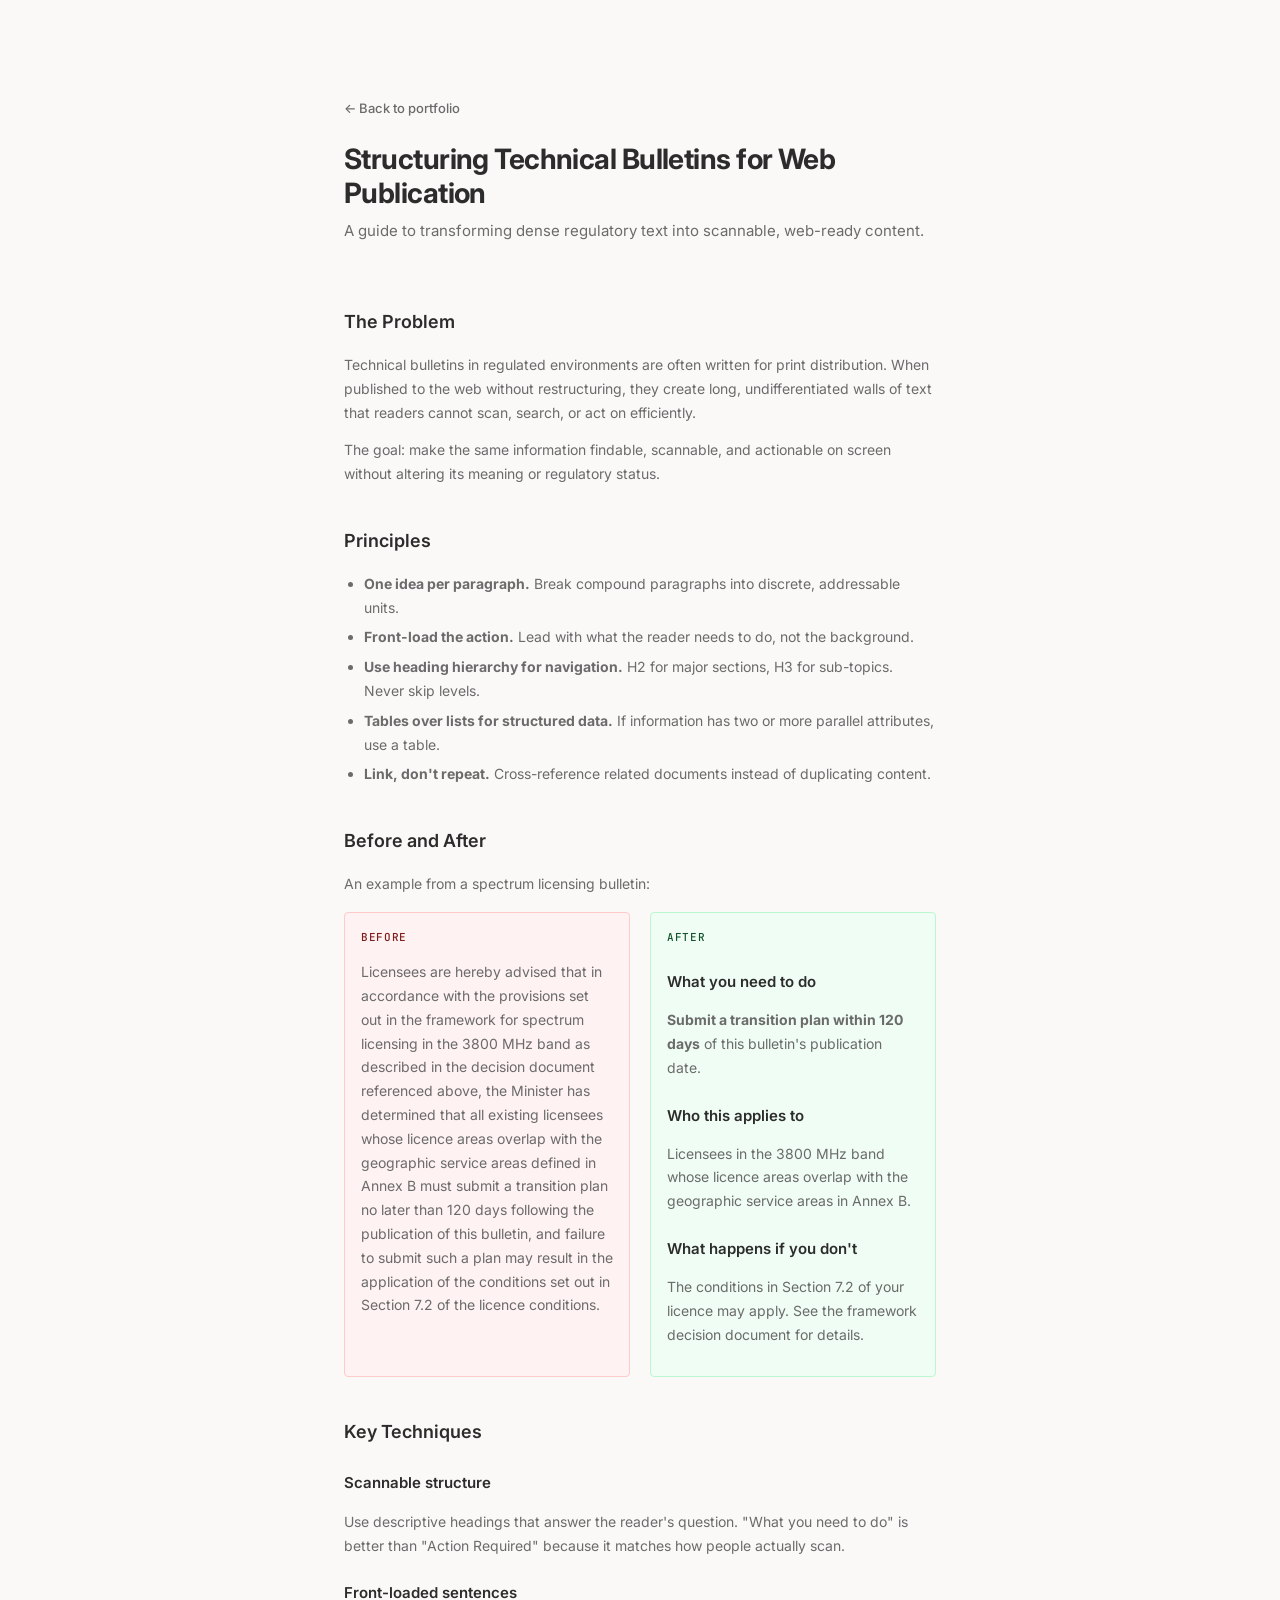
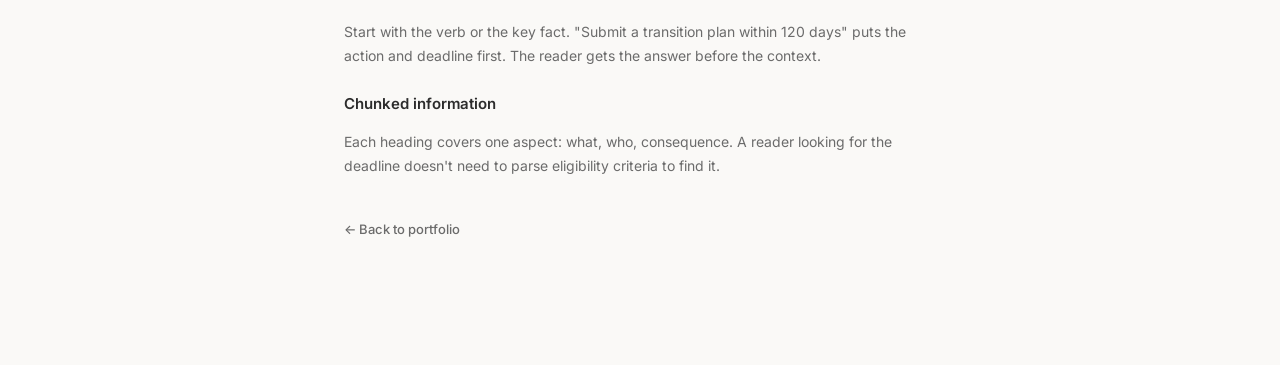
<file: writing-sample.html>
<!DOCTYPE html>
<html lang="en">
  <head>
    <meta charset="utf-8" />
    <meta name="viewport" content="width=device-width, initial-scale=1" />
    <meta name="description" content="Writing sample: Structuring technical bulletins for web publication." />
    <title>Writing Sample — Allyson Lim</title>
    <link rel="preconnect" href="https://fonts.googleapis.com" />
    <link rel="preconnect" href="https://fonts.gstatic.com" crossorigin />
    <link
      href="https://fonts.googleapis.com/css2?family=Inter:wght@300;400;500;600;700&family=JetBrains+Mono:wght@400;500&display=swap"
      rel="stylesheet"
    />
    <link rel="stylesheet" href="styles.css" />
    <style>
      .sample-header {
        padding: 96px 0 32px;
      }
      .sample-back {
        font-size: 13px;
        font-weight: 500;
        color: var(--muted);
        margin-bottom: 24px;
        display: inline-block;
      }
      .sample-back:hover { color: var(--fg); }
      .sample-title {
        font-size: 28px;
        font-weight: 700;
        line-height: 1.2;
        margin: 0 0 8px;
        letter-spacing: -0.02em;
      }
      .sample-subtitle {
        font-size: 15px;
        color: var(--muted);
        margin: 0 0 32px;
      }
      .sample-section { margin-bottom: 40px; }
      .sample-section h2 {
        font-size: 18px;
        font-weight: 600;
        margin: 0 0 16px;
        color: var(--fg);
      }
      .sample-section h3 {
        font-size: 15px;
        font-weight: 600;
        margin: 24px 0 8px;
        color: var(--fg);
      }
      .sample-section p,
      .sample-section li {
        font-size: 14px;
        line-height: 1.7;
        color: var(--muted);
      }
      .sample-section ul {
        padding-left: 20px;
        margin: 8px 0;
      }
      .sample-section li { margin-bottom: 6px; }
      .before-after {
        display: grid;
        grid-template-columns: 1fr 1fr;
        gap: 20px;
        margin: 16px 0;
      }
      .ba-panel {
        padding: 16px;
        border-radius: var(--radius);
        font-size: 13px;
        line-height: 1.6;
      }
      .ba-before {
        background: #fef2f2;
        border: 1px solid #fecaca;
        color: #7f1d1d;
      }
      .ba-after {
        background: #f0fdf4;
        border: 1px solid #bbf7d0;
        color: #14532d;
      }
      .ba-label {
        font-family: var(--mono);
        font-size: 11px;
        font-weight: 500;
        text-transform: uppercase;
        letter-spacing: 0.06em;
        margin-bottom: 8px;
      }
      @media (max-width: 600px) {
        .before-after { grid-template-columns: 1fr; }
        .sample-title { font-size: 22px; }
      }
    </style>
  </head>
  <body>
    <main class="main">
      <div class="sample-header">
        <a href="/" class="sample-back">&larr; Back to portfolio</a>
        <h1 class="sample-title">Structuring Technical Bulletins for Web Publication</h1>
        <p class="sample-subtitle">A guide to transforming dense regulatory text into scannable, web-ready content.</p>
      </div>

      <div class="sample-section">
        <h2>The Problem</h2>
        <p>Technical bulletins in regulated environments are often written for print distribution. When published to the web without restructuring, they create long, undifferentiated walls of text that readers cannot scan, search, or act on efficiently.</p>
        <p>The goal: make the same information findable, scannable, and actionable on screen without altering its meaning or regulatory status.</p>
      </div>

      <div class="sample-section">
        <h2>Principles</h2>
        <ul>
          <li><strong>One idea per paragraph.</strong> Break compound paragraphs into discrete, addressable units.</li>
          <li><strong>Front-load the action.</strong> Lead with what the reader needs to do, not the background.</li>
          <li><strong>Use heading hierarchy for navigation.</strong> H2 for major sections, H3 for sub-topics. Never skip levels.</li>
          <li><strong>Tables over lists for structured data.</strong> If information has two or more parallel attributes, use a table.</li>
          <li><strong>Link, don't repeat.</strong> Cross-reference related documents instead of duplicating content.</li>
        </ul>
      </div>

      <div class="sample-section">
        <h2>Before and After</h2>
        <p>An example from a spectrum licensing bulletin:</p>

        <div class="before-after">
          <div class="ba-panel ba-before">
            <div class="ba-label">Before</div>
            <p>Licensees are hereby advised that in accordance with the provisions set out in the framework for spectrum licensing in the 3800 MHz band as described in the decision document referenced above, the Minister has determined that all existing licensees whose licence areas overlap with the geographic service areas defined in Annex B must submit a transition plan no later than 120 days following the publication of this bulletin, and failure to submit such a plan may result in the application of the conditions set out in Section 7.2 of the licence conditions.</p>
          </div>
          <div class="ba-panel ba-after">
            <div class="ba-label">After</div>
            <h3>What you need to do</h3>
            <p><strong>Submit a transition plan within 120 days</strong> of this bulletin's publication date.</p>
            <h3>Who this applies to</h3>
            <p>Licensees in the 3800 MHz band whose licence areas overlap with the geographic service areas in Annex B.</p>
            <h3>What happens if you don't</h3>
            <p>The conditions in Section 7.2 of your licence may apply. See the framework decision document for details.</p>
          </div>
        </div>
      </div>

      <div class="sample-section">
        <h2>Key Techniques</h2>

        <h3>Scannable structure</h3>
        <p>Use descriptive headings that answer the reader's question. "What you need to do" is better than "Action Required" because it matches how people actually scan.</p>

        <h3>Front-loaded sentences</h3>
        <p>Start with the verb or the key fact. "Submit a transition plan within 120 days" puts the action and deadline first. The reader gets the answer before the context.</p>

        <h3>Chunked information</h3>
        <p>Each heading covers one aspect: what, who, consequence. A reader looking for the deadline doesn't need to parse eligibility criteria to find it.</p>
      </div>

      <div class="sample-section" style="padding-bottom: 48px;">
        <p style="font-size: 13px; color: var(--muted);"><a href="/" class="sample-back">&larr; Back to portfolio</a></p>
      </div>
    </main>
  </body>
</html>
</file>
<file: styles.css>
:root {
  --bg: #faf9f7;
  --fg: #2c2c2c;
  --muted: #6b6b6b;
  --accent: #8b6e5a;
  --accent-light: #f5f0ec;
  --border: #e8e4df;
  --card-bg: #f5f3f0;
  --code-bg: #efece8;
  --font: "Inter", system-ui, -apple-system, sans-serif;
  --mono: "JetBrains Mono", ui-monospace, monospace;
  --max: 640px;
  --radius: 4px;
}

*,
*::before,
*::after {
  box-sizing: border-box;
}

html {
  scroll-behavior: smooth;
  scroll-padding-top: 72px;
}

body {
  margin: 0;
  min-height: 100vh;
  font-family: var(--font);
  font-size: 15px;
  font-weight: 400;
  line-height: 1.65;
  color: var(--fg);
  background: var(--bg);
  -webkit-font-smoothing: antialiased;
}

/* —— Reset —— */
a {
  color: var(--accent);
  text-decoration: none;
}

a:hover {
  text-decoration: underline;
}

a:focus-visible {
  outline: 2px solid var(--accent);
  outline-offset: 2px;
  border-radius: var(--radius);
}

::selection {
  background: rgba(139, 110, 90, 0.15);
}

/* —— Skip link —— */
.skip-link {
  position: absolute;
  top: -100%;
  left: 16px;
  padding: 8px 16px;
  background: var(--accent);
  color: #fff;
  border-radius: var(--radius);
  font-size: 13px;
  z-index: 100;
}

.skip-link:focus {
  top: 8px;
}

/* —— Screen reader only —— */
.sr-only {
  position: absolute;
  width: 1px;
  height: 1px;
  padding: 0;
  margin: -1px;
  overflow: hidden;
  clip: rect(0, 0, 0, 0);
  white-space: nowrap;
  border: 0;
}

/* —— Nav —— */
.site-header {
  position: sticky;
  top: 0;
  z-index: 50;
  background: rgba(250, 249, 247, 0.92);
  backdrop-filter: blur(10px);
  -webkit-backdrop-filter: blur(10px);
  border-bottom: 1px solid var(--border);
}

.nav-inner {
  max-width: var(--max);
  margin: 0 auto;
  padding: 14px 24px;
  display: flex;
  align-items: center;
  justify-content: space-between;
}

.nav-brand {
  font-size: 15px;
  font-weight: 600;
  color: var(--fg);
  text-decoration: none;
  letter-spacing: -0.01em;
}

.nav-brand:hover {
  text-decoration: none;
}

.nav-links {
  display: flex;
  gap: 20px;
  font-size: 13px;
  font-weight: 400;
  color: var(--muted);
}

.nav-links a {
  color: var(--muted);
  text-decoration: none;
  transition: color 0.15s;
}

.nav-links a:hover {
  color: var(--fg);
  text-decoration: none;
}

.nav-toggle {
  display: none;
  flex-direction: column;
  gap: 4px;
  padding: 8px;
  background: none;
  border: none;
  cursor: pointer;
}

.nav-toggle span {
  display: block;
  width: 18px;
  height: 2px;
  background: var(--fg);
  border-radius: 1px;
  transition: transform 0.2s, opacity 0.2s;
}

/* —— Main —— */
.main {
  max-width: var(--max);
  margin: 0 auto;
  padding: 0 24px;
}

/* —— Hero —— */
.hero {
  padding: 88px 0 40px;
}

.hero-role {
  margin: 0 0 12px;
  font-family: var(--mono);
  font-size: 12px;
  font-weight: 400;
  letter-spacing: 0.06em;
  text-transform: uppercase;
  color: var(--accent);
}

.hero-title {
  margin: 0 0 16px;
  font-size: 34px;
  font-weight: 600;
  line-height: 1.15;
  letter-spacing: -0.02em;
  color: var(--fg);
}

.hero-desc {
  margin: 0;
  font-size: 15px;
  font-weight: 400;
  line-height: 1.65;
  color: var(--muted);
}

.hero-actions {
  display: flex;
  flex-wrap: wrap;
  gap: 10px;
  margin-top: 24px;
}

/* —— Buttons —— */
.btn {
  display: inline-flex;
  align-items: center;
  padding: 8px 16px;
  font-family: var(--font);
  font-size: 13px;
  font-weight: 500;
  border-radius: var(--radius);
  transition: background 0.15s, color 0.15s, border-color 0.15s;
  cursor: pointer;
  text-decoration: none;
}

.btn:hover {
  text-decoration: none;
}

.btn-primary {
  background: var(--fg);
  color: var(--bg);
  border: 1px solid var(--fg);
}

.btn-primary:hover {
  background: #3d3d3d;
}

.btn-outline {
  background: transparent;
  color: var(--fg);
  border: 1px solid var(--border);
}

.btn-outline:hover {
  border-color: var(--muted);
}

/* —— Chips —— */
.chips {
  display: flex;
  flex-wrap: wrap;
  gap: 8px;
  padding: 12px 0 0;
}

.chip {
  display: inline-block;
  padding: 3px 10px;
  font-family: var(--mono);
  font-size: 11px;
  font-weight: 400;
  color: var(--muted);
  background: var(--code-bg);
  border-radius: var(--radius);
}

/* —— Divider —— */
.divider {
  border: none;
  height: 1px;
  background: var(--border);
  margin: 40px 0;
}

/* —— Sections —— */
.section {
  padding: 0 0 8px;
}

.section-title {
  margin: 0 0 16px;
  font-size: 18px;
  font-weight: 600;
  line-height: 1.3;
  letter-spacing: -0.01em;
  color: var(--fg);
}

/* —— About —— */
.about-row {
  display: flex;
  gap: 24px;
  align-items: flex-start;
}

.about-photo {
  border-radius: 50%;
  object-fit: cover;
  flex-shrink: 0;
}

.about-text {
  margin: 0;
  font-size: 15px;
  line-height: 1.7;
  color: var(--muted);
}

/* —— Evidence strip —— */
.evidence {
  padding: 0;
}

.evidence-grid {
  display: grid;
  grid-template-columns: repeat(2, 1fr);
  gap: 20px;
}

.evidence-item {
  display: flex;
  flex-direction: column;
  gap: 2px;
}

.evidence-num {
  font-family: var(--mono);
  font-size: 18px;
  font-weight: 500;
  color: var(--fg);
}

.evidence-label {
  font-size: 13px;
  line-height: 1.4;
  color: var(--muted);
}

/* —— Work timeline —— */
.work-timeline {
  display: flex;
  flex-direction: column;
  gap: 32px;
}

.work-entry {
  padding-left: 16px;
  border-left: 2px solid var(--border);
}

.work-header {
  display: flex;
  align-items: baseline;
  gap: 12px;
  margin-bottom: 4px;
}

.work-place {
  margin: 0;
  font-size: 16px;
  font-weight: 600;
  color: var(--fg);
}

.work-tag {
  font-family: var(--mono);
  font-size: 11px;
  font-weight: 400;
  color: var(--accent);
  letter-spacing: 0.02em;
}

.work-role {
  margin: 0 0 6px;
  font-size: 13px;
  color: var(--muted);
  font-weight: 400;
}

.work-desc {
  margin: 0;
  font-size: 14px;
  line-height: 1.6;
  color: var(--muted);
}

/* —— Writing —— */
.writing-list {
  display: flex;
  flex-direction: column;
  gap: 12px;
}

.writing-item {
  display: flex;
  align-items: baseline;
  gap: 12px;
  padding: 10px 16px;
  border-left: 2px solid var(--border);
  color: inherit;
  text-decoration: none;
  transition: border-color 0.15s, background 0.15s;
}

.writing-item:hover {
  border-left-color: var(--accent);
  background: var(--card-bg);
  text-decoration: none;
}

.writing-type {
  font-family: var(--mono);
  font-size: 11px;
  font-weight: 400;
  color: var(--accent);
  letter-spacing: 0.02em;
  text-transform: uppercase;
  flex-shrink: 0;
  min-width: 48px;
}

.writing-name {
  font-size: 15px;
  font-weight: 500;
  color: var(--fg);
}

.writing-group-title {
  margin: 20px 0 8px;
  font-family: var(--mono);
  font-size: 11px;
  font-weight: 400;
  color: var(--accent);
  letter-spacing: 0.04em;
  text-transform: uppercase;
}

.writing-points {
  list-style: none;
  margin: 0;
  padding: 0;
  display: flex;
  flex-direction: column;
  gap: 6px;
  padding-left: 16px;
  border-left: 2px solid var(--border);
}

.writing-points li {
  font-size: 14px;
  line-height: 1.5;
}

.writing-points li a {
  color: var(--fg);
  text-decoration: none;
  transition: color 0.15s;
}

.writing-points li a:hover {
  color: var(--accent);
}

/* —— Toolkit —— */
.toolkit-list {
  list-style: none;
  margin: 0;
  padding: 0;
  display: flex;
  flex-wrap: wrap;
  gap: 8px;
}

.toolkit-list li code {
  display: inline-block;
  padding: 5px 12px;
  font-family: var(--mono);
  font-size: 12px;
  background: var(--code-bg);
  border: 1px solid var(--border);
  border-radius: var(--radius);
  color: var(--fg);
}

/* —— Footer —— */
.site-footer {
  border-top: 1px solid var(--border);
  margin-top: 40px;
  padding: 40px 0 28px;
}

.footer-inner {
  max-width: var(--max);
  margin: 0 auto;
  padding: 0 24px;
}

.footer-heading {
  margin: 0 0 4px;
  font-size: 18px;
  font-weight: 600;
  color: var(--fg);
}

.footer-status {
  margin: 0 0 14px;
  font-size: 13px;
  color: var(--accent);
}

.footer-links {
  display: flex;
  gap: 20px;
  margin-bottom: 28px;
}

.footer-link {
  font-size: 13px;
  font-weight: 500;
  color: var(--muted);
}

.footer-link:hover {
  color: var(--fg);
}

.footer-copy {
  margin: 0;
  font-size: 12px;
  color: var(--muted);
}

/* —— Responsive —— */
@media (max-width: 600px) {
  .hero {
    padding: 76px 0 28px;
  }

  .hero-title {
    font-size: 26px;
  }

  .nav-links {
    display: none;
    position: absolute;
    top: 100%;
    left: 0;
    right: 0;
    flex-direction: column;
    padding: 16px 24px;
    background: rgba(250, 249, 247, 0.97);
    border-bottom: 1px solid var(--border);
    gap: 12px;
  }

  .nav-links.open {
    display: flex;
  }

  .nav-toggle {
    display: flex;
  }

  .evidence-grid {
    grid-template-columns: 1fr;
    gap: 16px;
  }

  .hero-actions {
    flex-direction: column;
  }

  .hero-actions .btn {
    text-align: center;
    justify-content: center;
  }

  .work-header {
    flex-direction: column;
    gap: 2px;
  }

  .about-row {
    flex-direction: column;
    align-items: center;
    text-align: center;
  }
}

@media (prefers-reduced-motion: reduce) {
  html {
    scroll-behavior: auto;
  }
}
</file>
